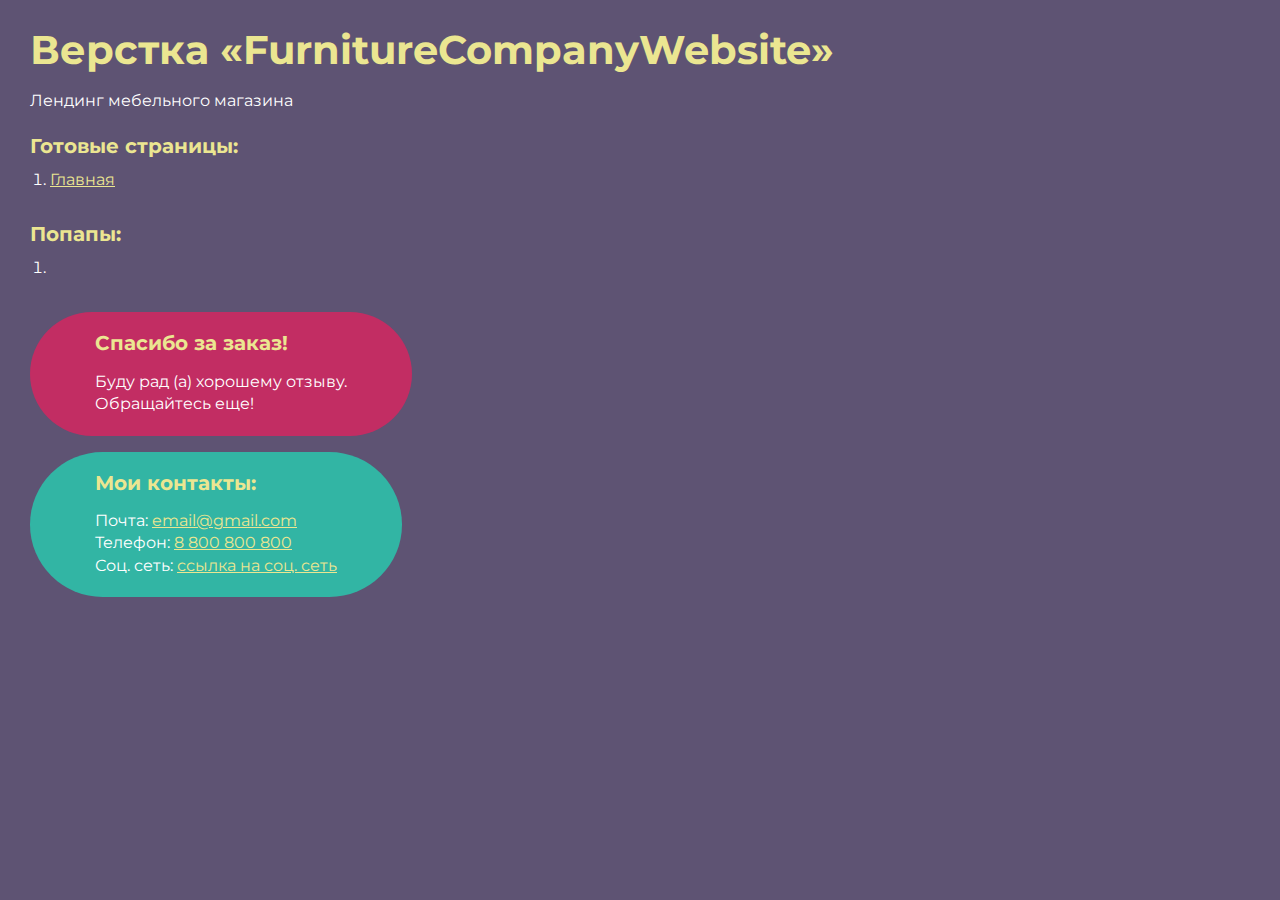
<file: index.html>
<!DOCTYPE html>
<html>

<head>
	<meta charset="UTF-8">
	<meta name="viewport" content="width=device-width, initial-scale=1.0">
	<title>Верстка «FurnitureCompanyWebsite»</title>
</head>

<body>
	<div class="rootpage">
		<h1>Верстка «FurnitureCompanyWebsite»</h1>
		<div class="rootpage__info">
			Лендинг мебельного магазина
		</div>
		<h2>Готовые страницы:</h2>
		<ol class="rootpage__list">
			<li><a target="_blank" href="home.html">Главная</a></li>
		</ol>
		<h2>Попапы:</h2>
		<ol class="rootpage__list">
			<li><a target="_blank" href="home.html#"></a></li>
		</ol>
		<div class="rootpage__tnx">
			<h2>Спасибо за заказ!</h2>
			<p>Буду рад (а) хорошему отзыву.</p>
			<p>Обращайтесь еще!</p>
		</div>
		<div class="rootpage__contacts">
			<h2>Мои контакты:</h2>
			<p>Почта: <a href="mailto:email@gmail.com">email@gmail.com</a></p>
			<p>Телефон: <a href="tel:8800800800">8 800 800 800</a></p>
			<p>Соц. сеть: <a href="">ссылка на соц. сеть</a></p>
		</div>
	</div>
</body>
<style>
	@charset "UTF-8";
	@import url("https://fonts.googleapis.com/css?family=Montserrat:regular,700&display=swap");

	*,
	*::before,
	*::after {
		padding: 0px;
		margin: 0px;
		border: 0px;
		box-sizing: border-box;
	}

	html,
	body {
		height: 100%;
		margin: 0;
		padding: 0;
		min-width: 320px;
		width: 100%;
		color: #fff;
		background-color: #5e5373;
	}

	body {
		font-family: Montserrat;
		font-size: 100%;
		line-height: 1;
		font-size: 1rem;
	}

	a {
		text-decoration: underline;
		color: #ebe691
	}

	a:visited {
		text-decoration: underline;
		color: #aaa768;
	}

	a:hover {
		text-decoration: none;
	}

	ul li {
		list-style: none;
	}

	img {
		vertical-align: top;
	}

	.wrapper {
		width: 100%;
		min-height: 100%;
		overflow: hidden;
	}

	.rootpage {
		padding: 30px;
		display: flex;
		flex-direction: column;
		align-items: flex-start;
	}

	@media (max-width: 767px) {
		.rootpage {
			padding: 30px 15px;
		}
	}

	h1 {
		color: #ebe691;
		font-size: 2.5rem;
		margin: 0px 0px 1.25rem 0px;
	}

	@media (max-width: 767px) {
		h1 {
			font-size: 1.85rem;
			margin: 0px 0px 1.25rem 0px;
		}
	}

	h2 {
		color: #ebe691;
		font-size: 1.25rem;
		margin: 0px 0px 1rem 0px;
	}

	@media (max-width: 767px) {
		h2 {
			font-size: 1.125rem;
			margin: 0px 0px 1rem 0px;
		}
	}

	.rootpage__info {
		line-height: 140%;
		margin: 0px 0px 1.5rem 0px;
	}

	.rootpage__list {
		margin: 0px 0px 2.25rem 1.25rem;
	}

	.rootpage__list li:not(:last-child) {
		margin: 0px 0px 15px 0px;
	}

	.rootpage__contacts,
	.rootpage__tnx {
		border-radius: 200px;
		padding: 20px 65px;
		line-height: 140%;
	}

	@media (max-width: 767px) {

		.rootpage__contacts,
		.rootpage__tnx {
			border-radius: 40px;
			padding: 20px;
		}
	}

	.rootpage__contacts {
		background: #32b5a4;

	}

	.rootpage__contacts a {
		color: #ebe691;
	}

	.rootpage__tnx {
		background: #c22d63;
		margin: 0px 0px 1rem 0px;
	}
</style>

</html>
</file>
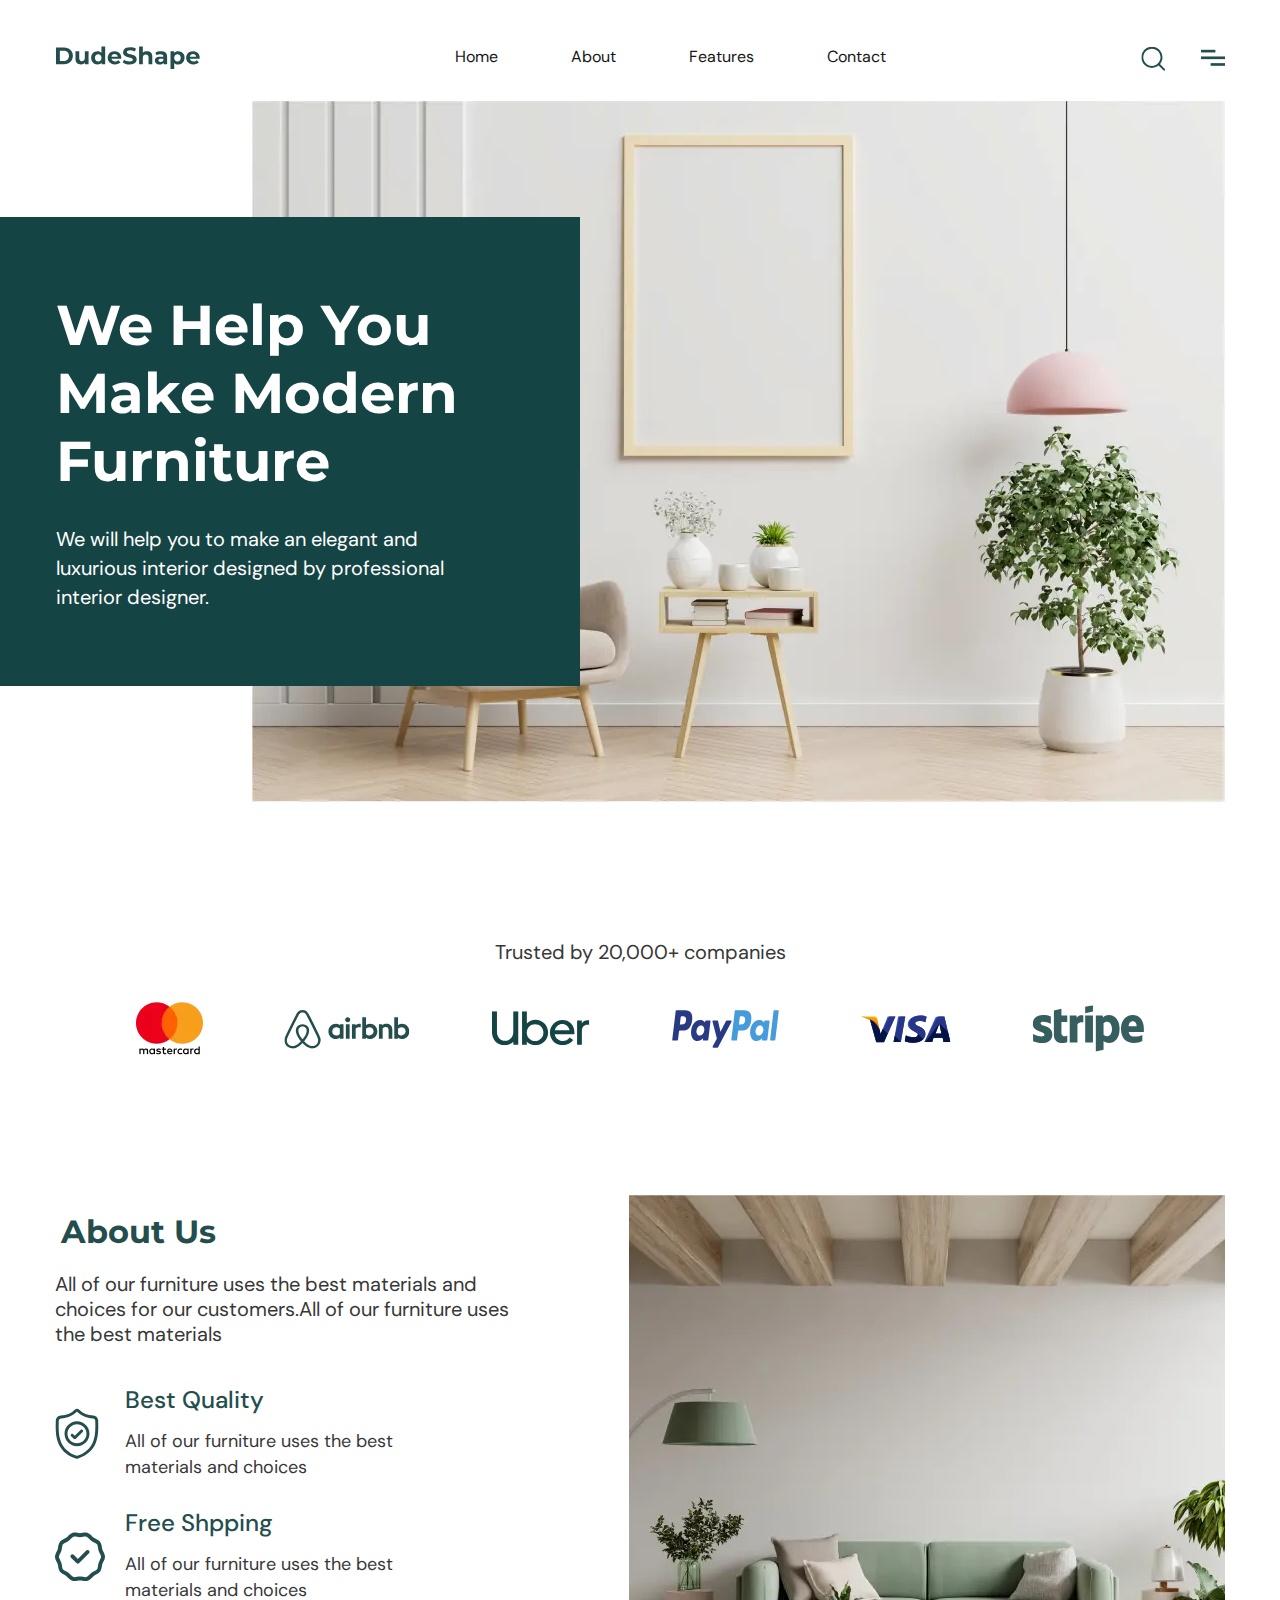
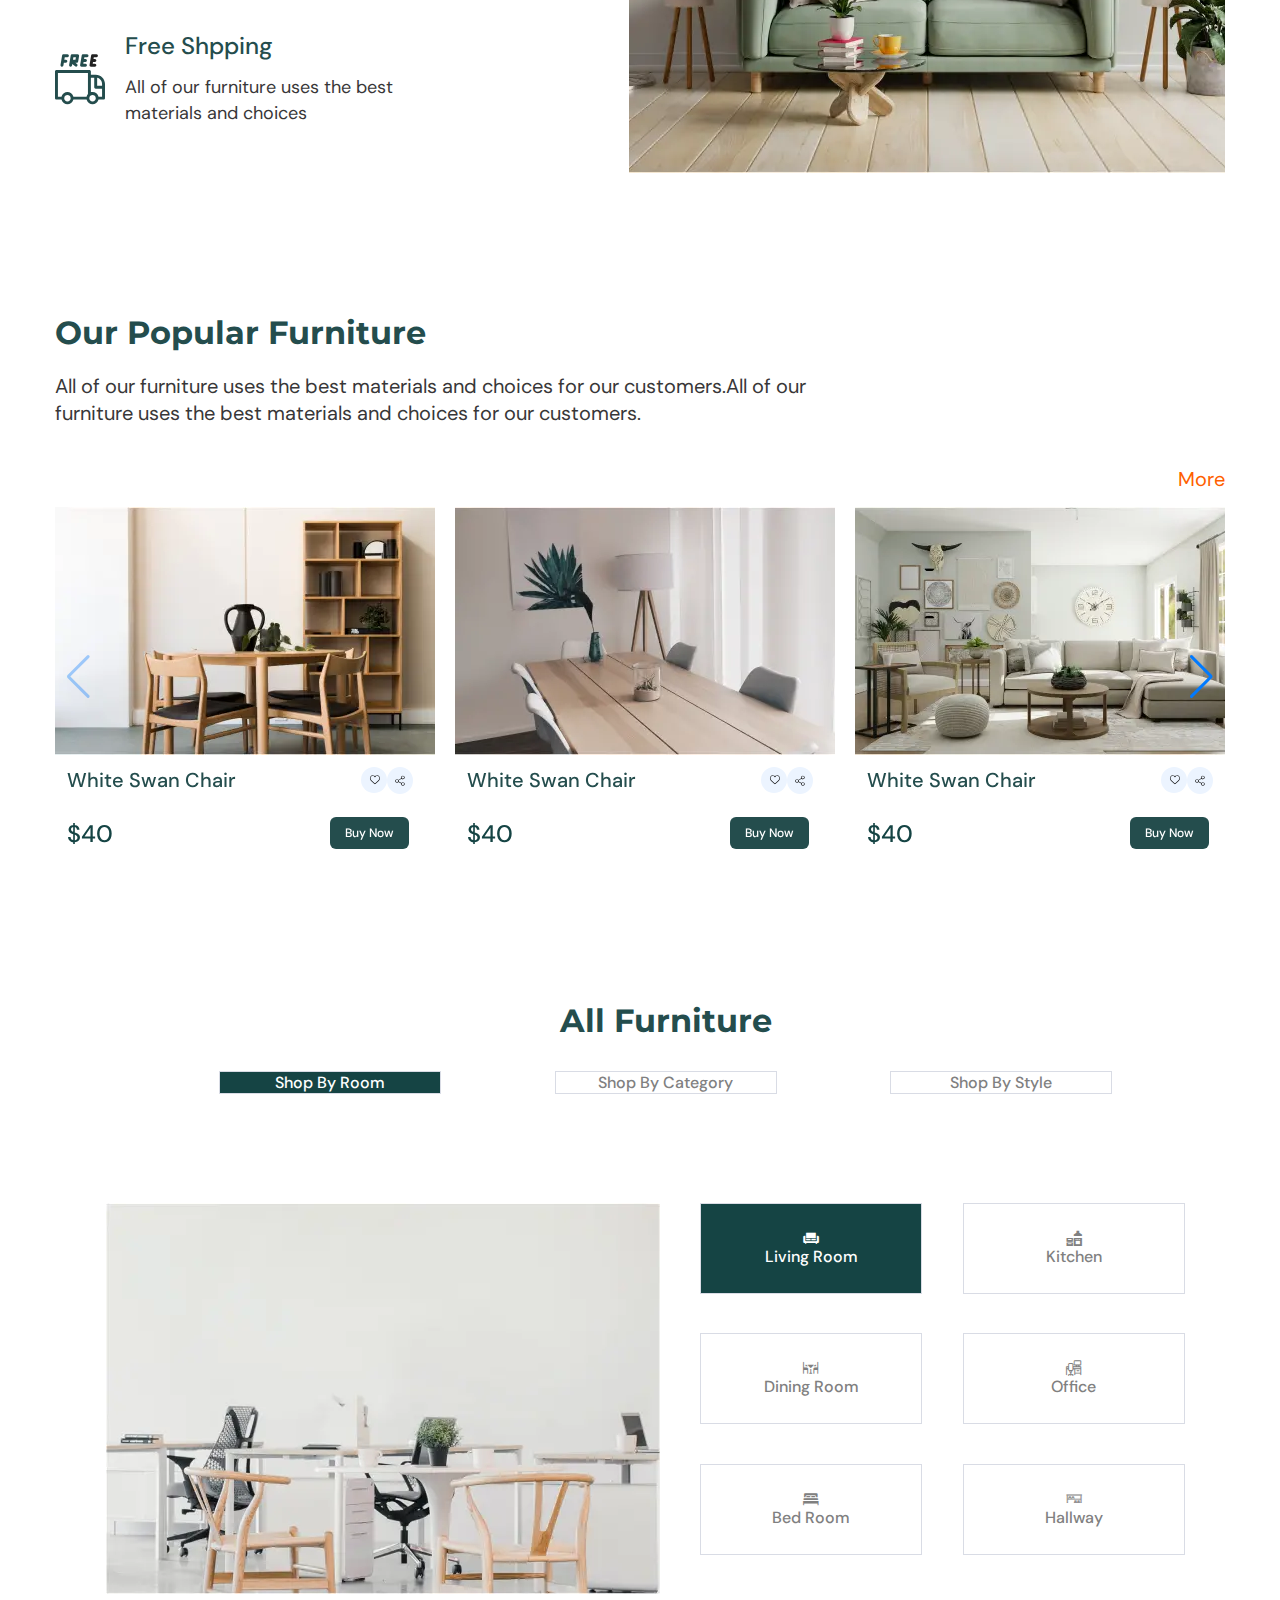
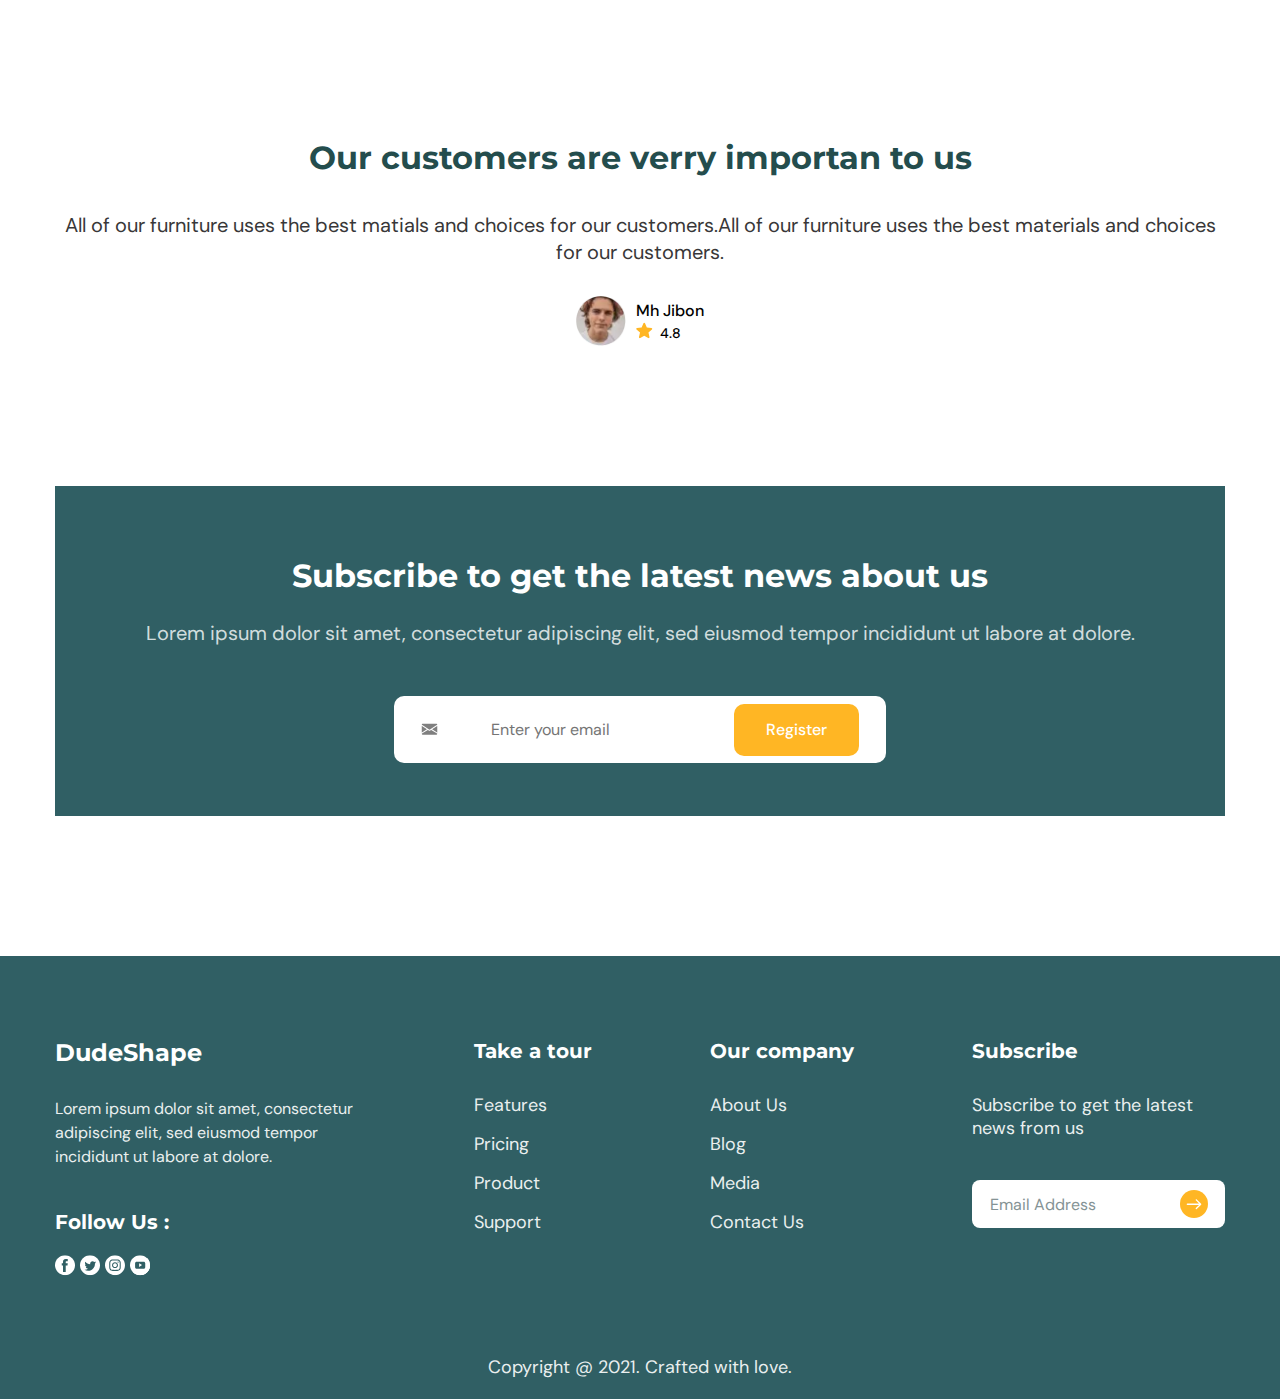
<file: home.html>
<!DOCTYPE html>
<html lang="ru">

<head>
	<title>Главная</title>
	<meta charset="UTF-8">
	<meta name="format-detection" content="telephone=no">
	<!-- <style>body{opacity: 0;}</style> -->
	<link rel="stylesheet" href="css/style.min.css?_v=20220523054802">
	<link rel="shortcut icon" href="favicon.ico">
	<!-- <meta name="robots" content="noindex, nofollow"> -->
	<meta name="viewport" content="width=device-width, initial-scale=1.0">
</head>

<body>
	<div class="wrapper">
		<header class="header">
			<div class="header__container">
				<div class="header__content">
					<div class="header__logo"><img src="img/svg/DudeShape.svg" alt="DudeShape"></div>
					<nav class="header__menu menu__body">
						<ul class="menu__list">
							<li data-goto="#home" class="menu__item"><a href="#" class="menu__link">Home</a></li>
							<li data-goto="#about" class="menu__item"><a href="#" class="menu__link">About</a></li>
							<li data-goto="#services" class="menu__item"><a href="#" class="menu__link">Features</a></li>
							<li data-goto="#blog" class="menu__item"><a href="#" class="menu__link">Contact</a></li>
					</nav>
					<nav class="header__search-menu">
						<ul class="search-menu__list">
							<li class="search-menu__item"><img src="img/svg/loupe.svg" alt=""></li>
							<li class="search-menu__item"><img src="img/svg/sticks.svg" alt=""></li>
						</ul>
					</nav>
					<button type="button" class="icon-menu"><span></span></button>
				</div>
			</div>
		</header>
		<main class="page">
			<div class="page__container">
				<section class="main-section">
					<div class="main-section__content">
						<div class="main-section__img-block"><picture><source srcset="img/mainPicture.webp" type="image/webp"><img class="main-section__img" src="img/mainPicture.jpg" alt=""></picture></div>
						<div class="main-section__text-block">
							<div class="main-section__title">We Help You Make Modern Furniture</div>
							<div class="main-section__text">We will help you to make an elegant and luxurious interior designed by professional interior designer.</div>
						</div>
					</div>
				</section>
				<section class="companies">
					<div class="companies__content">
						<div class="companies__title">Trusted by 20,000+ companies</div>
						<div class="companies__logos">
							<div class="companies__logo"><picture><source srcset="img/logos/mastercard.webp" type="image/webp"><img src="img/logos/mastercard.png" alt=""></picture></div>
							<div class="companies__logo"><img src="img/logos/airbnb.svg" alt=""></div>
							<div class="companies__logo"><img src="img/logos/uber.svg" alt=""></div>
							<div class="companies__logo"><img src="img/logos/paypal.svg" alt=""></div>
							<div class="companies__logo"><img src="img/logos/visa.svg" alt=""></div>
							<div class="companies__logo"><img src="img/logos/stripe.svg" alt=""></div>
						</div>
					</div>
				</section>
				<section id="about" class="about-us">
					<div class="about-us__content">
						<div class="about-us__text-block">
							<div class="about-us__title">About Us</div>
							<div class="about-us__text">All of our furniture uses the best materials and choices for our customers.All of our furniture uses the best materials</div>
							<div class="about-us__icons-block">
								<div class="icon-block">
									<div class="icon-block__title">Best Quality</div>
									<div class="icon-block__text">All of our furniture uses the best materials and choices</div>
								</div>
								<div class="icon-block">
									<div class="icon-block__title">Free Shpping</div>
									<div class="icon-block__text">All of our furniture uses the best materials and choices</div>
								</div>
								<div class="icon-block">
									<div class="icon-block__title">Free Shpping</div>
									<div class="icon-block__text">All of our furniture uses the best materials and choices</div>
								</div>
							</div>
						</div>
						<div data-da=".about-us__text-block, 767" class="about-us__img-block"><picture><source srcset="img/aboutUsPicture.webp" type="image/webp"><img class="about-us__img" src="img/aboutUsPicture.jpg" alt=""></picture></div>
					</div>
				</section>
				<section class="popular-furniture">
					<div class="popular-furniture__content">
						<h1 class="popular-furniture__title">Our Popular Furniture</h1>
						<div class="popular-furniture__text">All of our furniture uses the best materials and choices for our customers.All of our furniture uses the best materials
							and choices for our customers.</div>
						<a class="popular-furniture__link" href="#">More</a>
						<!-- Оболочка слайдера -->
						<div class="popular-furniture__slider swiper">
							<!-- Двигающееся часть слайдера -->
							<div class="popular-furniture__wrapper swiper-wrapper">
								<!-- Слайд -->
								<div class="popular-furniture__slide swiper-slide">
									<picture><source srcset="img/popularFurniture/1.webp" type="image/webp"><img class="popular-furniture__img" src="img/popularFurniture/1.jpg" alt=""></picture>
									<div class="popular-furniture__products products">
										<div class="products__name products__product">White Swan Chair</div>
										<div class="products__buttons products__product">
											<div class="products__like"><img src="img/svg/like.svg" alt=""></div>
											<div class="products__share"><img src="img/svg/share.svg" alt=""></div>
										</div>
										<div class="products__price products__product">$40</div>
										<button class="products__buy products__product">Buy Now</button>
									</div>
								</div>
								<div class="popular-furniture__slide swiper-slide">
									<picture><source srcset="img/popularFurniture/2.webp" type="image/webp"><img class="popular-furniture__img" src="img/popularFurniture/2.jpg" alt=""></picture>
									<div class="popular-furniture__products products">
										<div class="products__name products__product">White Swan Chair</div>
										<div class="products__buttons products__product">
											<div class="products__like"><img src="img/svg/like.svg" alt=""></div>
											<div class="products__share"><img src="img/svg/share.svg" alt=""></div>
										</div>
										<div class="products__price products__product">$40</div>
										<button class="products__buy products__product">Buy Now</button>
									</div>
								</div>
								<div class="popular-furniture__slide swiper-slide">
									<picture><source srcset="img/popularFurniture/3.webp" type="image/webp"><img class="popular-furniture__img" src="img/popularFurniture/3.jpg" alt=""></picture>
									<div class="popular-furniture__products products">
										<div class="products__name products__product">White Swan Chair</div>
										<div class="products__buttons products__product">
											<div class="products__like"><img src="img/svg/like.svg" alt=""></div>
											<div class="products__share"><img src="img/svg/share.svg" alt=""></div>
										</div>
										<div class="products__price products__product">$40</div>
										<button class="products__buy products__product">Buy Now</button>
									</div>
								</div>
								<div class="popular-furniture__slide swiper-slide">
									<picture><source srcset="img/popularFurniture/1.webp" type="image/webp"><img class="popular-furniture__img" src="img/popularFurniture/1.jpg" alt=""></picture>
									<div class="popular-furniture__products products">
										<div class="products__name products__product">White Swan Chair</div>
										<div class="products__buttons products__product">
											<div class="products__like"><img src="img/svg/like.svg" alt=""></div>
											<div class="products__share"><img src="img/svg/share.svg" alt=""></div>
										</div>
										<div class="products__price products__product">$40</div>
										<button class="products__buy products__product">Buy Now</button>
									</div>
								</div>
								<div class="popular-furniture__slide swiper-slide">
									<picture><source srcset="img/popularFurniture/2.webp" type="image/webp"><img class="popular-furniture__img" src="img/popularFurniture/2.jpg" alt=""></picture>
									<div class="popular-furniture__products products">
										<div class="products__name products__product">White Swan Chair</div>
										<div class="products__buttons products__product">
											<div class="products__like"><img src="img/svg/like.svg" alt=""></div>
											<div class="products__share"><img src="img/svg/share.svg" alt=""></div>
										</div>
										<div class="products__price products__product">$40</div>
										<button class="products__buy products__product">Buy Now</button>
									</div>
								</div>
								<div class="popular-furniture__slide swiper-slide">
									<picture><source srcset="img/popularFurniture/3.webp" type="image/webp"><img class="popular-furniture__img" src="img/popularFurniture/3.jpg" alt=""></picture>
									<div class="popular-furniture__products products">
										<div class="products__name products__product">White Swan Chair</div>
										<div class="products__buttons products__product">
											<a href="#" class="products__like"><img class="products__like-img" src="img/svg/like.svg" alt=""></a>
											<a href="#" class="products__share"><img class="products__share-img" src="img/svg/share.svg" alt=""></a>
										</div>
										<div class="products__price products__product">$40</div>
										<a href="#" class="products__buy products__product">Buy Now</a>
									</div>
								</div>
							</div>
							<button type="button" class="swiper-button-prev"></button>
							<button type="button" class="swiper-button-next"></button>
						</div>
					</div>
				</section>
				<section class="all-furniture">
					<h1 class="all-furniture__title ">All Furniture</h1>
					<div data-tabs class="tabs all-furniture__tabs">
						<nav data-tabs-titles class="tabs__navigation all-furniture__categories">
							<button type="button" class="all-furniture__category tabs__title _tab-active">Shop By Room</button>
							<button type="button" class="all-furniture__category tabs__title">Shop By Category</button>
							<button type="button" class="all-furniture__category tabs__title">Shop By Style</button>
						</nav>
						<div data-tabs-body class="tabs__content">
							<div class="tabs__body">
								<div data-tabs class="tabs all-furniture__content">
									<nav data-tabs-titles class="all-furniture__tabs-icons tabs__navigation">
										<button type="button" class="_icon-livingRoom tabs__title _tab-active">Living Room</button>
										<button type="button" class="_icon-kitchen tabs__title">Kitchen</button>
										<button type="button" class="_icon-diningRoom tabs__title">Dining Room</button>
										<button type="button" class="_icon-office tabs__title">Office</button>
										<button type="button" class="_icon-bedRoom tabs__title">Bed Room</button>
										<button type="button" class="_icon-hallway tabs__title">Hallway</button>
									</nav>
									<div data-tabs-body class="tabs__content">
										<div class="tabs__body">
											<picture><source srcset="img/allFurniture/1.webp" type="image/webp"><img class="all-furniture__img" src="img/allFurniture/1.jpg" alt=""></picture>
										</div>
										<div class="tabs__body">
											<picture><source srcset="img/allFurniture/1.webp" type="image/webp"><img class="all-furniture__img" src="img/allFurniture/1.jpg" alt=""></picture>
										</div>
										<div class="tabs__body">
											<picture><source srcset="img/allFurniture/1.webp" type="image/webp"><img class="all-furniture__img" src="img/allFurniture/1.jpg" alt=""></picture>
										</div>
										<div class="tabs__body">
											<picture><source srcset="img/allFurniture/1.webp" type="image/webp"><img class="all-furniture__img" src="img/allFurniture/1.jpg" alt=""></picture>
										</div>
										<div class="tabs__body">
											<picture><source srcset="img/allFurniture/1.webp" type="image/webp"><img class="all-furniture__img" src="img/allFurniture/1.jpg" alt=""></picture>
										</div>
										<div class="tabs__body">
											<picture><source srcset="img/allFurniture/1.webp" type="image/webp"><img class="all-furniture__img" src="img/allFurniture/1.jpg" alt=""></picture>
										</div>
									</div>
								</div>
							</div>
							<div class="tabs__body">
								<div data-tabs class="tabs all-furniture__content">
									<nav data-tabs-titles class="all-furniture__tabs-icons tabs__navigation">
										<button type="button" class="_icon-livingRoom tabs__title _tab-active">Living Room</button>
										<button type="button" class="_icon-kitchen tabs__title">Kitchen</button>
										<button type="button" class="_icon-diningRoom tabs__title">Dining Room</button>
										<button type="button" class="_icon-office tabs__title">Office</button>
										<button type="button" class="_icon-bedRoom tabs__title">Bed Room</button>
										<button type="button" class="_icon-hallway tabs__title">Hallway</button>
									</nav>
									<div data-tabs-body class="tabs__content">
										<div class="tabs__body">
											<picture><source srcset="img/allFurniture/1.webp" type="image/webp"><img class="all-furniture__img" src="img/allFurniture/1.jpg" alt=""></picture>
										</div>
										<div class="tabs__body">
											<picture><source srcset="img/allFurniture/1.webp" type="image/webp"><img class="all-furniture__img" src="img/allFurniture/1.jpg" alt=""></picture>
										</div>
										<div class="tabs__body">
											<picture><source srcset="img/allFurniture/1.webp" type="image/webp"><img class="all-furniture__img" src="img/allFurniture/1.jpg" alt=""></picture>
										</div>
										<div class="tabs__body">
											<picture><source srcset="img/allFurniture/1.webp" type="image/webp"><img class="all-furniture__img" src="img/allFurniture/1.jpg" alt=""></picture>
										</div>
										<div class="tabs__body">
											<picture><source srcset="img/allFurniture/1.webp" type="image/webp"><img class="all-furniture__img" src="img/allFurniture/1.jpg" alt=""></picture>
										</div>
										<div class="tabs__body">
											<picture><source srcset="img/allFurniture/1.webp" type="image/webp"><img class="all-furniture__img" src="img/allFurniture/1.jpg" alt=""></picture>
										</div>
									</div>
								</div>
							</div>
							<div class="tabs__body">
								<div data-tabs class="tabs all-furniture__content">
									<nav data-tabs-titles class="all-furniture__tabs-icons tabs__navigation">
										<button type="button" class="_icon-livingRoom tabs__title _tab-active">Living Room</button>
										<button type="button" class="_icon-kitchen tabs__title">Kitchen</button>
										<button type="button" class="_icon-diningRoom tabs__title">Dining Room</button>
										<button type="button" class="_icon-office tabs__title">Office</button>
										<button type="button" class="_icon-bedRoom tabs__title">Bed Room</button>
										<button type="button" class="_icon-hallway tabs__title">Hallway</button>
									</nav>
									<div data-tabs-body class="tabs__content">
										<div class="tabs__body">
											<picture><source srcset="img/allFurniture/1.webp" type="image/webp"><img class="all-furniture__img" src="img/allFurniture/1.jpg" alt=""></picture>
										</div>
										<div class="tabs__body">
											<picture><source srcset="img/allFurniture/1.webp" type="image/webp"><img class="all-furniture__img" src="img/allFurniture/1.jpg" alt=""></picture>
										</div>
										<div class="tabs__body">
											<picture><source srcset="img/allFurniture/1.webp" type="image/webp"><img class="all-furniture__img" src="img/allFurniture/1.jpg" alt=""></picture>
										</div>
										<div class="tabs__body">
											<picture><source srcset="img/allFurniture/1.webp" type="image/webp"><img class="all-furniture__img" src="img/allFurniture/1.jpg" alt=""></picture>
										</div>
										<div class="tabs__body">
											<picture><source srcset="img/allFurniture/1.webp" type="image/webp"><img class="all-furniture__img" src="img/allFurniture/1.jpg" alt=""></picture>
										</div>
										<div class="tabs__body">
											<picture><source srcset="img/allFurniture/1.webp" type="image/webp"><img class="all-furniture__img" src="img/allFurniture/1.jpg" alt=""></picture>
										</div>
									</div>
								</div>
							</div>
						</div>
					</div>
				</section>
				<section class="reviews">
					<div class="reviews__content">
						<div class="reviews__img">
							<picture><source srcset="img/reviews/1.webp" type="image/webp"><img class="reviews__img-img" src="img/reviews/1.jpg" alt=""></picture>
							<div class="reviews__circle"><span></span></div>
						</div>
						<div class="reviews__text-block">
							<h1 class="reviews__title">Our customers are verry importan to us</h1>
							<div class="reviews__text">All of our furniture uses the best matials and choices for our customers.All of our furniture uses the best materials
								and choices for our customers.</div>
							<div class="reviews__review">
								<picture><source srcset="img/reviews/face.webp" type="image/webp"><img class="revie__face" src="img/reviews/face.png" alt=""></picture>
								<div class="revie__review-mini-block">
									<div class="revie__name">Mh Jibon</div>
									<div class="revie__star">4.8</div>
								</div>
							</div>
						</div>
					</div>
				</section>
				<section class="subscribe">
					<div class="subscribe__content">
						<h1 class="subscribe__title">Subscribe to get the latest news about us</h1>
						<div class="subscribe__text">Lorem ipsum dolor sit amet, consectetur adipiscing elit, sed eiusmod tempor incididunt ut labore at dolore.</div>
						<div class="subscribe__form">
							<img src="img/amail.svg" alt="">
							<input autocomplete="off" type="text" name="form[]" data-error="Ошибка" placeholder="Enter your email" class="subscribe__input">
							<button type="button" class="subscribe__button">Register</button>
						</div>
					</div>
				</section>
			</div>
		</main>
		<footer class="footer">
			<div class="footer__container">
				<div class="footer__content">
					<div class="up">
						<div class="footer__main">
							<div class="main__title">DudeShape</div>
							<div class="main__text">Lorem ipsum dolor sit amet, consectetur adipiscing elit, sed eiusmod tempor incididunt ut labore at dolore.</div>
							<div class="main__follow">Follow Us :</div>
							<div class="main__img">
								<img src="img/follow/facebook.svg" alt="">
								<img src="img/follow/twitter.svg" alt="">
								<img src="img/follow/insta.svg" alt="">
								<img src="img/follow/youtube.svg" alt="">
							</div>
						</div>
						<div class="footer__tour">
							<h1 class="tour__title">Take a tour</h1>
							<ul class="tour__list">
								<li class="tour__item">Features</li>
								<li class="tour__item">Pricing</li>
								<li class="tour__item">Product</li>
								<li class="tour__item">Support</li>
							</ul>
						</div>
						<div class="footer__company">
							<h1 class="company__title">Our company</h1>
							<ul class="company__list">
								<li class="company__item">About Us</li>
								<li class="company__item">Blog</li>
								<li class="company__item">Media</li>
								<li class="company__item">Contact Us</li>
							</ul>
						</div>
						<div class="footer__subscribe2">
							<div class="subscribe2__title">Subscribe</div>
							<div class="subscribe2__text">Subscribe to get the latest news from us</div>
							<div class="subscribe2__form">
								<input autocomplete="off" type="text" name="form[]" data-error="Ошибка" placeholder="Email Address" class="input2">
								<button type="submit" class="subscribe2__button2"><img class="subscribe2__strelka" src="img/strelka.svg" alt=""></button>
							</div>
						</div>
					</div>
					<div class="down">Copyright @ 2021. Crafted with love.</div>
				</div>
			</div>
		</footer>
	</div>
	<!-- <div id="popup" aria-hidden="true" class="popup">
	<div class="popup__wrapper">
		<div class="popup__content">
			<button data-close type="button" class="popup__close">Закрыть</button>
			<div class="popup__text">
				Text
			</div>
		</div>
	</div>
</div> -->
	<script src="js/app.min.js?_v=20220523054802"></script>
</body>

</html>
</file>
<file: css/style.min.css>
@charset "UTF-8";@import url(https://fonts.googleapis.com/css?family=DM+Sans:regular,500,700&display=swap);@import url(https://fonts.googleapis.com/css?family=Montserrat:700&display=swap);@font-face{font-family:icons;font-display:swap;src:url(../fonts/icons.woff2) format("woff2"),url(../fonts/icons.woff) format("woff");font-weight:400;font-style:normal}[class*=_icon-]:before{font-family:icons;font-style:normal;font-weight:400;font-variant:normal;text-transform:none;line-height:1;-webkit-font-smoothing:antialiased;-moz-osx-font-smoothing:grayscale}[class*=_icon-]:before{display:block}._icon-bedRoom:before{content:"\e900"}._icon-diningRoom:before{content:"\e901"}._icon-hallway:before{content:"\e902"}._icon-kitchen:before{content:"\e904"}._icon-livingRoom:before{content:"\e906"}._icon-office:before{content:"\e907"}._icon-like:before{content:"\e903"}._icon-share:before{content:"\e905"}*{padding:0;margin:0;border:0}*,:after,:before{-webkit-box-sizing:border-box;box-sizing:border-box}body,html{height:100%;min-width:320px}body{color:#383738;line-height:1;font-family:"DM Sans";font-size:1.25rem;-ms-text-size-adjust:100%;-moz-text-size-adjust:100%;-webkit-text-size-adjust:100%;-webkit-font-smoothing:antialiased;-moz-osx-font-smoothing:grayscale}button,input,textarea{font-family:"DM Sans";font-size:inherit}button{cursor:pointer;color:inherit;background-color:inherit}a{color:inherit}a:link,a:visited{text-decoration:none}a:hover{text-decoration:none}ul li{list-style:none}img{vertical-align:top}h1,h2,h3,h4,h5,h6{font-weight:inherit;font-size:inherit}.lock body{overflow:hidden;-ms-touch-action:none;touch-action:none}.wrapper{min-height:100%;display:-webkit-box;display:-ms-flexbox;display:flex;-webkit-box-orient:vertical;-webkit-box-direction:normal;-ms-flex-direction:column;flex-direction:column;overflow:hidden}.wrapper>main{-webkit-box-flex:1;-ms-flex:1 1 auto;flex:1 1 auto}.wrapper>*{min-width:0}[class*=__container]{max-width:73.125rem;-webkit-box-sizing:content-box;box-sizing:content-box;margin:0 auto;padding:0 .9375rem}[class*=-ibg]{position:relative}[class*=-ibg] img{position:absolute;width:100%;height:100%;top:0;left:0;-o-object-fit:cover;object-fit:cover}[class*=-ibg_contain] img{-o-object-fit:contain;object-fit:contain}.header__content{padding:46px 0 30px;display:-webkit-box;display:-ms-flexbox;display:flex;-ms-flex-wrap:wrap;flex-wrap:wrap;-webkit-box-pack:justify;-ms-flex-pack:justify;justify-content:space-between}.menu__list{display:-webkit-box;display:-ms-flexbox;display:flex;-ms-flex-wrap:wrap;flex-wrap:wrap;-webkit-box-pack:space-evenly;-ms-flex-pack:space-evenly;justify-content:space-evenly;gap:73px}@supports (gap:clamp(1.25rem ,0.0454545455rem + 6.0227272727vw ,4.5625rem)){.menu__list{gap:clamp(1.25rem ,.0454545455rem + 6.0227272727vw ,4.5625rem)}}@supports not (gap:clamp(1.25rem ,0.0454545455rem + 6.0227272727vw ,4.5625rem)){.menu__list{gap:calc(1.25rem + 3.3125 * (100vw - 20rem)/ 55)}}.menu__item{font-family:"DM Sans";font-weight:400;font-size:16px;line-height:21px;color:#161616}.search-menu__list{display:-webkit-box;display:-ms-flexbox;display:flex;-ms-flex-wrap:wrap;flex-wrap:wrap}.search-menu__item{display:inline-block;margin:auto 0}.search-menu__item img{-o-object-position:center;object-position:center}.search-menu__item:last-child{padding-left:35px;-o-object-position:center;object-position:center}.icon-menu{display:none}.footer{background-color:#305f64}.footer__content{padding-top:82px;display:-webkit-box;display:-ms-flexbox;display:flex;-ms-flex-wrap:wrap;flex-wrap:wrap;-webkit-box-orient:vertical;-webkit-box-direction:normal;-ms-flex-direction:column;flex-direction:column}.up{display:-webkit-box;display:-ms-flexbox;display:flex;-ms-flex-wrap:wrap;flex-wrap:wrap;-webkit-box-pack:justify;-ms-flex-pack:justify;justify-content:space-between;padding-bottom:60px}.main__title{font-family:Montserrat;font-style:normal;font-weight:700;font-size:24px;line-height:29px;color:#fff}.main__text{padding-top:30px;font-family:"DM Sans";font-style:normal;font-weight:400;font-size:16px;line-height:24px;color:#fff;opacity:.9;max-width:301px}.main__follow{padding-top:40px;font-family:Montserrat;font-style:normal;font-weight:700;font-size:20px;line-height:26px;color:#fff}.main__img{padding-top:20px}.tour__title{font-family:Montserrat;font-weight:700;font-size:20px;line-height:26px;color:#fff}.tour__list{padding-top:30px;font-family:"DM Sans";font-weight:400;font-size:18px;line-height:23px;color:#fff;opacity:.9}.tour__item{padding-bottom:16px}.company__title{font-family:Montserrat;font-weight:700;font-size:20px;line-height:26px;color:#fff}.company__list{padding-top:30px;font-family:"DM Sans";font-weight:400;font-size:18px;line-height:23px;color:#fff;opacity:.9}.company__item{padding-bottom:16px}.subscribe2__title{font-family:Montserrat;font-weight:700;font-size:20px;line-height:26px;color:#fff}.subscribe2__text{padding-top:30px;max-width:240px;font-family:"DM Sans";font-weight:400;font-size:18px;line-height:23px;color:#fff;opacity:.9}.subscribe2__form{border-radius:8px;margin-top:40px;display:-webkit-box;display:-ms-flexbox;display:flex;-webkit-box-pack:center;-ms-flex-pack:center;justify-content:center;width:253px;height:48px;background-color:#fff;font-family:"DM Sans";font-style:normal;font-weight:400;font-size:16px;line-height:21px;-webkit-box-align:center;-ms-flex-align:center;align-items:center}.subscribe2__form ::-webkit-input-placeholder{color:#859395}.subscribe2__strelka{width:16px;height:11px}.subscribe2__button2{background-color:#ffb624;width:28px;height:28px;border-radius:50%;display:-webkit-box;display:-ms-flexbox;display:flex;-webkit-box-pack:center;-ms-flex-pack:center;justify-content:center;-webkit-box-align:center;-ms-flex-align:center;align-items:center}.down{font-family:"DM Sans";font-weight:400;font-size:18px;line-height:23px;color:#fff;opacity:.9;text-align:center;padding:20px 0}.main-section__content{display:-webkit-box;display:-ms-flexbox;display:flex;-ms-flex-wrap:wrap;flex-wrap:wrap;-webkit-box-pack:end;-ms-flex-pack:end;justify-content:flex-end;position:relative;-webkit-box-align:center;-ms-flex-align:center;align-items:center}.main-section__img-block{display:-webkit-box;display:-ms-flexbox;display:flex;-ms-flex-wrap:wrap;flex-wrap:wrap;overflow:hidden}.main-section__img{display:block;width:100%;height:100%;-o-object-fit:cover;object-fit:cover}.main-section__text-block{display:-webkit-box;display:-ms-flexbox;display:flex;-ms-flex-wrap:wrap;flex-wrap:wrap;padding:74px 121px;position:absolute;left:-120px;background-color:#154444;max-width:645px;max-height:470px}@supports (padding-top:clamp(3.0625rem ,2.4943181818rem + 2.8409090909vw ,4.625rem)){.main-section__text-block{padding-top:clamp(3.0625rem ,2.4943181818rem + 2.8409090909vw ,4.625rem)}}@supports not (padding-top:clamp(3.0625rem ,2.4943181818rem + 2.8409090909vw ,4.625rem)){.main-section__text-block{padding-top:calc(3.0625rem + 1.5625 * (100vw - 20rem)/ 55)}}@supports (border-radius:clamp(0.0000000625rem ,0.8522727045rem + -1.1363635227vw ,0.625rem)){.main-section__text-block{border-radius:clamp(.0000000625rem ,.8522727045rem + -1.1363635227vw ,.625rem)}}@supports not (border-radius:clamp(0.0000000625rem ,0.8522727045rem + -1.1363635227vw ,0.625rem)){.main-section__text-block{border-radius:calc(.625rem + -.6249999375 * (100vw - 20rem)/ 55)}}.main-section__title{font-family:Montserrat;font-weight:700;font-size:3.5rem;line-height:1.2142857143;color:#fff}@supports (font-size:clamp(2rem ,1.4545454545rem + 2.7272727273vw ,3.5rem)){.main-section__title{font-size:clamp(2rem ,1.4545454545rem + 2.7272727273vw ,3.5rem)}}@supports not (font-size:clamp(2rem ,1.4545454545rem + 2.7272727273vw ,3.5rem)){.main-section__title{font-size:calc(2rem + 1.5 * (100vw - 20rem)/ 55)}}@supports (max-width:clamp(23.75rem ,17.7272727273rem + 30.1136363636vw ,40.3125rem)){.main-section__title{max-width:clamp(23.75rem ,17.7272727273rem + 30.1136363636vw ,40.3125rem)}}@supports not (max-width:clamp(23.75rem ,17.7272727273rem + 30.1136363636vw ,40.3125rem)){.main-section__title{max-width:calc(23.75rem + 16.5625 * (100vw - 20rem)/ 55)}}.main-section__text{padding-top:30px;font-family:"DM Sans";font-weight:400;font-size:20px;line-height:29px;color:#fff}@supports (font-size:clamp(0.75rem ,0.5681818182rem + 0.9090909091vw ,1.25rem)){.main-section__text{font-size:clamp(.75rem ,.5681818182rem + .9090909091vw ,1.25rem)}}@supports not (font-size:clamp(0.75rem ,0.5681818182rem + 0.9090909091vw ,1.25rem)){.main-section__text{font-size:calc(.75rem + .5 * (100vw - 20rem)/ 55)}}.companies__content{display:-webkit-box;display:-ms-flexbox;display:flex;-ms-flex-wrap:nowrap;flex-wrap:nowrap;-webkit-box-orient:vertical;-webkit-box-direction:normal;-ms-flex-direction:column;flex-direction:column;padding-top:140px}.companies__title{display:-webkit-box;display:-ms-flexbox;display:flex;-webkit-box-pack:center;-ms-flex-pack:center;justify-content:center}.companies__logos{padding-top:40px;display:-webkit-box;display:-ms-flexbox;display:flex;-ms-flex-wrap:wrap;flex-wrap:wrap;-webkit-box-pack:space-evenly;-ms-flex-pack:space-evenly;justify-content:space-evenly}.companies__logo{margin:auto 0}.about-us__content{padding-top:140px;display:-webkit-box;display:-ms-flexbox;display:flex;-ms-flex-wrap:nowrap;flex-wrap:nowrap;-webkit-box-pack:justify;-ms-flex-pack:justify;justify-content:space-between}.about-us__text-block{margin:auto 0}.about-us__title{padding-left:6px;font-family:Montserrat;font-weight:700;font-size:32px;line-height:40px;color:#244d4d}.about-us__text{padding-top:20px;font-family:"DM Sans";font-weight:400;font-size:20px;line-height:25px;color:#383738;max-width:488px}.about-us__icons-block{padding-top:40px}.about-us__img{display:block;width:100%;height:100%;-o-object-fit:cover;object-fit:cover}@supports (border-radius:clamp(0.0000000625rem ,0.8522727045rem + -1.1363635227vw ,0.625rem)){.about-us__img{border-radius:clamp(.0000000625rem ,.8522727045rem + -1.1363635227vw ,.625rem)}}@supports not (border-radius:clamp(0.0000000625rem ,0.8522727045rem + -1.1363635227vw ,0.625rem)){.about-us__img{border-radius:calc(.625rem + -.6249999375 * (100vw - 20rem)/ 55)}}.icon-block{position:relative;margin-left:70px;z-index:1}.icon-block:first-child::before{content:"";background:url(../img/svg/shild.svg) 0 50% no-repeat;width:50px;height:100%;position:absolute;left:-70px;z-index:2}.icon-block:last-child::before{content:"";background:url(../img/svg/bus.svg) 0 50% no-repeat;width:50px;height:100%;position:absolute;left:-70px;z-index:0}.icon-block:nth-child(2)::before{content:"";background:url(../img/svg/clock.svg) 0 50% no-repeat;width:50px;height:100%;position:absolute;left:-70px}.icon-block__title{font-family:"DM Sans";font-weight:500;font-size:24px;line-height:26px;color:#244d4d;z-index:1}.icon-block__text{padding-top:15px;font-family:"DM Sans";font-weight:400;font-size:18px;line-height:26px;color:#383738;max-width:271px;margin-bottom:30px;z-index:1}.popular-furniture__content{padding-top:140px}.popular-furniture__title{font-family:Montserrat;font-weight:700;font-size:32px;line-height:40px;color:#244d4d}.popular-furniture__text{padding-top:20px;font-family:"DM Sans";font-weight:400;font-size:20px;line-height:27px;color:#383738;max-width:819px}.popular-furniture__link{display:block;padding-top:39.26px;text-align:right;font-family:"DM Sans";font-weight:400;font-size:20px;line-height:27px;color:#ff5f00}@supports (border-radius:clamp(0.0000000625rem ,0.8522727045rem + -1.1363635227vw ,0.625rem)){.popular-furniture__img{border-radius:clamp(.0000000625rem ,.8522727045rem + -1.1363635227vw ,.625rem)}}@supports not (border-radius:clamp(0.0000000625rem ,0.8522727045rem + -1.1363635227vw ,0.625rem)){.popular-furniture__img{border-radius:calc(.625rem + -.6249999375 * (100vw - 20rem)/ 55)}}.swiper-wrapper{padding-top:13.74px}.products{display:-ms-grid;display:grid;-ms-grid-columns:70% 30%;grid-template-columns:70% 30%}.products__product{padding:12px}.products__name{font-family:"DM Sans";font-style:normal;font-weight:500;font-size:20px;line-height:27px;color:#244d4d}.products__buttons{display:-webkit-box;display:-ms-flexbox;display:flex;-ms-flex-wrap:wrap;flex-wrap:wrap;-webkit-box-pack:end;-ms-flex-pack:end;justify-content:end}.products__like{background-color:#ecf4ff;width:26px;height:26px;border-radius:50%;display:-webkit-box;display:-ms-flexbox;display:flex;-webkit-box-pack:center;-ms-flex-pack:center;justify-content:center;-webkit-box-align:center;-ms-flex-align:center;align-items:center}.products__share{background-color:#ecf4ff;min-width:26px;min-height:26px;border-radius:50%;display:-webkit-box;display:-ms-flexbox;display:flex;-webkit-box-pack:center;-ms-flex-pack:center;justify-content:center;-webkit-box-align:center;-ms-flex-align:center;align-items:center}.products__price{font-family:"DM Sans";font-weight:500;font-size:24px;line-height:31px;color:#154444}.products__buy{display:-webkit-box;display:-ms-flexbox;display:flex;font-family:"DM Sans";font-style:normal;font-weight:500;font-size:12px;line-height:21px;color:#fff;background:#244d4d;border-radius:6px;width:78.85px;height:32px;-webkit-box-pack:center;-ms-flex-pack:center;justify-content:center;-webkit-box-align:center;-ms-flex-align:center;align-items:center;margin:auto auto}.all-furniture{padding-left:51px}@supports (padding-left:clamp(0.0000000625rem ,-1.1590908239rem + 5.7954544318vw ,3.1875rem)){.all-furniture{padding-left:clamp(.0000000625rem ,-1.1590908239rem + 5.7954544318vw ,3.1875rem)}}@supports not (padding-left:clamp(0.0000000625rem ,-1.1590908239rem + 5.7954544318vw ,3.1875rem)){.all-furniture{padding-left:calc(.0000000625rem + 3.1874999375 * (100vw - 20rem)/ 55)}}.all-furniture__title{padding-top:140px;font-family:Montserrat;font-weight:700;font-size:32px;line-height:40px;color:#244d4d;text-align:center}.all-furniture__categories{padding-top:30px;display:-webkit-box;display:-ms-flexbox;display:flex;-ms-flex-wrap:wrap;flex-wrap:wrap;-webkit-box-pack:space-evenly;-ms-flex-pack:space-evenly;justify-content:space-evenly;font-family:"DM Sans";font-weight:500;font-size:24px;line-height:27px;color:#244d4d}.all-furniture__content{padding-top:109px;display:-webkit-box;display:-ms-flexbox;display:flex;-ms-flex-wrap:nowrap;flex-wrap:nowrap;-webkit-box-orient:horizontal;-webkit-box-direction:reverse;-ms-flex-direction:row-reverse;flex-direction:row-reverse}@supports (padding-top:clamp(3.125rem ,1.7840909091rem + 6.7045454545vw ,6.8125rem)){.all-furniture__content{padding-top:clamp(3.125rem ,1.7840909091rem + 6.7045454545vw ,6.8125rem)}}@supports not (padding-top:clamp(3.125rem ,1.7840909091rem + 6.7045454545vw ,6.8125rem)){.all-furniture__content{padding-top:calc(3.125rem + 3.6875 * (100vw - 20rem)/ 55)}}.all-furniture__tabs-icons{display:-webkit-box;display:-ms-flexbox;display:flex;-ms-flex-wrap:wrap;flex-wrap:wrap}.all-furniture__img{display:block;width:554px;height:391px;-o-object-fit:cover;object-fit:cover;position:relative}@supports (width:clamp(15.625rem ,8.7159090909rem + 34.5454545455vw ,34.625rem)){.all-furniture__img{width:clamp(15.625rem ,8.7159090909rem + 34.5454545455vw ,34.625rem)}}@supports not (width:clamp(15.625rem ,8.7159090909rem + 34.5454545455vw ,34.625rem)){.all-furniture__img{width:calc(15.625rem + 19 * (100vw - 20rem)/ 55)}}@supports (height:clamp(12.5rem ,8.1590909091rem + 21.7045454545vw ,24.4375rem)){.all-furniture__img{height:clamp(12.5rem ,8.1590909091rem + 21.7045454545vw ,24.4375rem)}}@supports not (height:clamp(12.5rem ,8.1590909091rem + 21.7045454545vw ,24.4375rem)){.all-furniture__img{height:calc(12.5rem + 11.9375 * (100vw - 20rem)/ 55)}}@supports (border-radius:clamp(0.0000000625rem ,0.8522727045rem + -1.1363635227vw ,0.625rem)){.all-furniture__img{border-radius:clamp(.0000000625rem ,.8522727045rem + -1.1363635227vw ,.625rem)}}@supports not (border-radius:clamp(0.0000000625rem ,0.8522727045rem + -1.1363635227vw ,0.625rem)){.all-furniture__img{border-radius:calc(.625rem + -.6249999375 * (100vw - 20rem)/ 55)}}.all-furniture__img::before{position:absolute;background-color:#154444;top:5px;left:5px;width:100%;height:100%}.tabs__navigation{display:-webkit-box;display:-ms-flexbox;display:flex;-webkit-box-pack:space-evenly;-ms-flex-pack:space-evenly;justify-content:space-evenly}.tabs__title{border:1.5px solid #d9dce5;font-family:"DM Sans";font-weight:500;font-size:16px;line-height:21px;color:grey;min-width:222px;max-height:91px}@supports (min-width:clamp(8.125rem ,6.0340909091rem + 10.4545454545vw ,13.875rem)){.tabs__title{min-width:clamp(8.125rem ,6.0340909091rem + 10.4545454545vw ,13.875rem)}}@supports not (min-width:clamp(8.125rem ,6.0340909091rem + 10.4545454545vw ,13.875rem)){.tabs__title{min-width:calc(8.125rem + 5.75 * (100vw - 20rem)/ 55)}}._tab-active{background:#154444;color:#fff}.reviews__content{padding-top:140px;display:-webkit-box;display:-ms-flexbox;display:flex;-ms-flex-wrap:wrap;flex-wrap:wrap;gap:35px;-webkit-box-pack:justify;-ms-flex-pack:justify;justify-content:space-between}.reviews__circle{background:#154444;width:492px;height:492px;top:0;left:0;position:absolute;border-radius:50%;z-index:0}.reviews__img{padding-left:131px;position:relative;z-index:50;width:459px;height:492px;-o-object-fit:cover;object-fit:cover;position:relative}@supports (padding-left:clamp(-2.5rem ,-6.3863636364rem + 19.4318181818vw ,8.1875rem)){.reviews__img{padding-left:clamp(-2.5rem ,-6.3863636364rem + 19.4318181818vw ,8.1875rem)}}@supports not (padding-left:clamp(-2.5rem ,-6.3863636364rem + 19.4318181818vw ,8.1875rem)){.reviews__img{padding-left:calc(-2.5rem + 10.6875 * (100vw - 20rem)/ 55)}}@supports (width:clamp(21.875rem ,19.3977272727rem + 12.3863636364vw ,28.6875rem)){.reviews__img{width:clamp(21.875rem ,19.3977272727rem + 12.3863636364vw ,28.6875rem)}}@supports not (width:clamp(21.875rem ,19.3977272727rem + 12.3863636364vw ,28.6875rem)){.reviews__img{width:calc(21.875rem + 6.8125 * (100vw - 20rem)/ 55)}}@supports (height:clamp(18.75rem ,14.3863636364rem + 21.8181818182vw ,30.75rem)){.reviews__img{height:clamp(18.75rem ,14.3863636364rem + 21.8181818182vw ,30.75rem)}}@supports not (height:clamp(18.75rem ,14.3863636364rem + 21.8181818182vw ,30.75rem)){.reviews__img{height:calc(18.75rem + 12 * (100vw - 20rem)/ 55)}}@supports (border-radius:clamp(0.0000000625rem ,0.8522727045rem + -1.1363635227vw ,0.625rem)){.reviews__img{border-radius:clamp(.0000000625rem ,.8522727045rem + -1.1363635227vw ,.625rem)}}@supports not (border-radius:clamp(0.0000000625rem ,0.8522727045rem + -1.1363635227vw ,0.625rem)){.reviews__img{border-radius:calc(.625rem + -.6249999375 * (100vw - 20rem)/ 55)}}.reviews__img-img{display:block;width:459px;height:492px;-o-object-fit:cover;object-fit:cover;z-index:50;position:relative}@supports (width:clamp(21.875rem ,19.3977272727rem + 12.3863636364vw ,28.6875rem)){.reviews__img-img{width:clamp(21.875rem ,19.3977272727rem + 12.3863636364vw ,28.6875rem)}}@supports not (width:clamp(21.875rem ,19.3977272727rem + 12.3863636364vw ,28.6875rem)){.reviews__img-img{width:calc(21.875rem + 6.8125 * (100vw - 20rem)/ 55)}}@supports (height:clamp(18.75rem ,14.3863636364rem + 21.8181818182vw ,30.75rem)){.reviews__img-img{height:clamp(18.75rem ,14.3863636364rem + 21.8181818182vw ,30.75rem)}}@supports not (height:clamp(18.75rem ,14.3863636364rem + 21.8181818182vw ,30.75rem)){.reviews__img-img{height:calc(18.75rem + 12 * (100vw - 20rem)/ 55)}}@supports (border-radius:clamp(0.0000000625rem ,0.8522727045rem + -1.1363635227vw ,0.625rem)){.reviews__img-img{border-radius:clamp(.0000000625rem ,.8522727045rem + -1.1363635227vw ,.625rem)}}@supports not (border-radius:clamp(0.0000000625rem ,0.8522727045rem + -1.1363635227vw ,0.625rem)){.reviews__img-img{border-radius:calc(.625rem + -.6249999375 * (100vw - 20rem)/ 55)}}.reviews__text-block{max-width:530px}.reviews__title{font-family:Montserrat;font-weight:700;font-size:32px;line-height:48px;color:#244d4d}.reviews__text{padding-top:30.25px;font-family:"DM Sans";font-weight:400;font-size:20px;line-height:27px;color:#383738}.reviews__review{padding-top:30px;display:-webkit-box;display:-ms-flexbox;display:flex;-ms-flex-wrap:wrap;flex-wrap:wrap}.revie__face{display:block;width:50px;height:50px;-o-object-fit:cover;object-fit:cover}.revie__review-mini-block{padding-left:10px;display:-webkit-box;display:-ms-flexbox;display:flex;-ms-flex-wrap:wrap;flex-wrap:wrap;-webkit-box-orient:vertical;-webkit-box-direction:normal;-ms-flex-direction:column;flex-direction:column;-webkit-box-pack:center;-ms-flex-pack:center;justify-content:center}.revie__name{font-family:"DM Sans";font-weight:500;font-size:16px;line-height:19px;color:#000}.revie__star{padding-top:6.16px;font-family:"DM Sans";font-weight:500;font-size:14px;line-height:15px;color:#000;position:relative;padding-left:24px}.revie__star::before{content:"";background:url(../img/reviews/star.svg) 0 50% no-repeat;width:100%;height:100%;top:0;left:0;position:absolute}.subscribe{padding-top:140px;padding-bottom:140px}.subscribe__content{background-color:#305f64;display:-webkit-box;display:-ms-flexbox;display:flex;-ms-flex-wrap:wrap;flex-wrap:wrap;-webkit-box-pack:center;-ms-flex-pack:center;justify-content:center}@supports (border-radius:clamp(0.0000000625rem ,0.8522727045rem + -1.1363635227vw ,0.625rem)){.subscribe__content{border-radius:clamp(.0000000625rem ,.8522727045rem + -1.1363635227vw ,.625rem)}}@supports not (border-radius:clamp(0.0000000625rem ,0.8522727045rem + -1.1363635227vw ,0.625rem)){.subscribe__content{border-radius:calc(.625rem + -.6249999375 * (100vw - 20rem)/ 55)}}.subscribe__title{padding-top:65.61px;font-family:Montserrat;font-weight:700;font-size:32px;line-height:48px;text-align:center;color:#fff}.subscribe__text{padding-top:20.39px;font-family:"DM Sans";font-weight:400;font-size:20px;line-height:26px;text-align:center;color:rgba(255,255,255,.8);padding-bottom:50px}.subscribe__form{background-color:#fff;border-radius:10px;width:492px;height:67px;display:-webkit-box;display:-ms-flexbox;display:flex;-ms-flex-wrap:wrap;flex-wrap:wrap;-ms-flex-pack:distribute;justify-content:space-around;-webkit-box-align:center;-ms-flex-align:center;align-items:center;margin-bottom:53px}@supports (width:clamp(15.625rem ,10.125rem + 27.5vw ,30.75rem)){.subscribe__form{width:clamp(15.625rem ,10.125rem + 27.5vw ,30.75rem)}}@supports not (width:clamp(15.625rem ,10.125rem + 27.5vw ,30.75rem)){.subscribe__form{width:calc(15.625rem + 15.125 * (100vw - 20rem)/ 55)}}.subscribe__input{font-family:"DM Sans";font-weight:400;font-size:16px;line-height:22px}.subscribe__input ::-webkit-input-placeholder{color:rgba(127,127,127,.66)}.subscribe__button{font-family:"DM Sans";font-weight:500;font-size:16px;line-height:22px;color:#fff;background-color:#ffb624;border-radius:10px;width:125px;height:52px}@supports (width:clamp(4.6875rem ,3.5511363636rem + 5.6818181818vw ,7.8125rem)){.subscribe__button{width:clamp(4.6875rem ,3.5511363636rem + 5.6818181818vw ,7.8125rem)}}@supports not (width:clamp(4.6875rem ,3.5511363636rem + 5.6818181818vw ,7.8125rem)){.subscribe__button{width:calc(4.6875rem + 3.125 * (100vw - 20rem)/ 55)}}@supports (height:clamp(2rem ,1.5454545455rem + 2.2727272727vw ,3.25rem)){.subscribe__button{height:clamp(2rem ,1.5454545455rem + 2.2727272727vw ,3.25rem)}}@supports not (height:clamp(2rem ,1.5454545455rem + 2.2727272727vw ,3.25rem)){.subscribe__button{height:calc(2rem + 1.25 * (100vw - 20rem)/ 55)}}.swiper{overflow:hidden}.swiper-wrapper{width:100%;height:100%;-webkit-box-sizing:content-box;box-sizing:content-box;display:-webkit-box;display:-ms-flexbox;display:flex;position:relative}.swiper-vertical .swiper-wrapper{-webkit-box-orient:vertical;-webkit-box-direction:normal;-ms-flex-direction:column;flex-direction:column}.swiper-autoheight .swiper-wrapper{-webkit-box-align:start;-ms-flex-align:start;align-items:flex-start}.swiper-initialized .swiper-slide{-ms-flex-negative:0;flex-shrink:0}.swiper-android .swiper-slide,.swiper-android .swiper-wrapper{-webkit-transform:translate3d(0,0,0);transform:translate3d(0,0,0)}.swiper-button-lock{display:none!important}@font-face{font-family:swiper-icons;src:url("data:application/font-woff;charset=utf-8;base64, [base64]//wADZ2x5ZgAAAywAAADMAAAD2MHtryVoZWFkAAABbAAAADAAAAA2E2+eoWhoZWEAAAGcAAAAHwAAACQC9gDzaG10eAAAAigAAAAZAAAArgJkABFsb2NhAAAC0AAAAFoAAABaFQAUGG1heHAAAAG8AAAAHwAAACAAcABAbmFtZQAAA/gAAAE5AAACXvFdBwlwb3N0AAAFNAAAAGIAAACE5s74hXjaY2BkYGAAYpf5Hu/j+W2+MnAzMYDAzaX6QjD6/4//Bxj5GA8AuRwMYGkAPywL13jaY2BkYGA88P8Agx4j+/8fQDYfA1AEBWgDAIB2BOoAeNpjYGRgYNBh4GdgYgABEMnIABJzYNADCQAACWgAsQB42mNgYfzCOIGBlYGB0YcxjYGBwR1Kf2WQZGhhYGBiYGVmgAFGBiQQkOaawtDAoMBQxXjg/wEGPcYDDA4wNUA2CCgwsAAAO4EL6gAAeNpj2M0gyAACqxgGNWBkZ2D4/wMA+xkDdgAAAHjaY2BgYGaAYBkGRgYQiAHyGMF8FgYHIM3DwMHABGQrMOgyWDLEM1T9/w8UBfEMgLzE////P/5//f/V/xv+r4eaAAeMbAxwIUYmIMHEgKYAYjUcsDAwsLKxc3BycfPw8jEQA/[base64]/uznmfPFBNODM2K7MTQ45YEAZqGP81AmGGcF3iPqOop0r1SPTaTbVkfUe4HXj97wYE+yNwWYxwWu4v1ugWHgo3S1XdZEVqWM7ET0cfnLGxWfkgR42o2PvWrDMBSFj/IHLaF0zKjRgdiVMwScNRAoWUoH78Y2icB/yIY09An6AH2Bdu/UB+yxopYshQiEvnvu0dURgDt8QeC8PDw7Fpji3fEA4z/PEJ6YOB5hKh4dj3EvXhxPqH/SKUY3rJ7srZ4FZnh1PMAtPhwP6fl2PMJMPDgeQ4rY8YT6Gzao0eAEA409DuggmTnFnOcSCiEiLMgxCiTI6Cq5DZUd3Qmp10vO0LaLTd2cjN4fOumlc7lUYbSQcZFkutRG7g6JKZKy0RmdLY680CDnEJ+UMkpFFe1RN7nxdVpXrC4aTtnaurOnYercZg2YVmLN/d/gczfEimrE/fs/bOuq29Zmn8tloORaXgZgGa78yO9/cnXm2BpaGvq25Dv9S4E9+5SIc9PqupJKhYFSSl47+Qcr1mYNAAAAeNptw0cKwkAAAMDZJA8Q7OUJvkLsPfZ6zFVERPy8qHh2YER+3i/BP83vIBLLySsoKimrqKqpa2hp6+jq6RsYGhmbmJqZSy0sraxtbO3sHRydnEMU4uR6yx7JJXveP7WrDycAAAAAAAH//wACeNpjYGRgYOABYhkgZgJCZgZNBkYGLQZtIJsFLMYAAAw3ALgAeNolizEKgDAQBCchRbC2sFER0YD6qVQiBCv/H9ezGI6Z5XBAw8CBK/m5iQQVauVbXLnOrMZv2oLdKFa8Pjuru2hJzGabmOSLzNMzvutpB3N42mNgZGBg4GKQYzBhYMxJLMlj4GBgAYow/P/PAJJhLM6sSoWKfWCAAwDAjgbRAAB42mNgYGBkAIIbCZo5IPrmUn0hGA0AO8EFTQAA");font-weight:400;font-style:normal}:root{--swiper-theme-color:#007aff}.swiper{margin-left:auto;margin-right:auto;position:relative;overflow:hidden;list-style:none;padding:0;z-index:1}.swiper-vertical>.swiper-wrapper{-webkit-box-orient:vertical;-webkit-box-direction:normal;-ms-flex-direction:column;flex-direction:column}.swiper-wrapper{position:relative;width:100%;height:100%;z-index:1;display:-webkit-box;display:-ms-flexbox;display:flex;-webkit-transition-property:-webkit-transform;transition-property:-webkit-transform;-o-transition-property:transform;transition-property:transform;transition-property:transform,-webkit-transform;-webkit-box-sizing:content-box;box-sizing:content-box}.swiper-android .swiper-slide,.swiper-wrapper{-webkit-transform:translate3d(0,0,0);transform:translate3d(0,0,0)}.swiper-pointer-events{-ms-touch-action:pan-y;touch-action:pan-y}.swiper-pointer-events.swiper-vertical{-ms-touch-action:pan-x;touch-action:pan-x}.swiper-slide{-ms-flex-negative:0;flex-shrink:0;width:100%;height:100%;position:relative;-webkit-transition-property:-webkit-transform;transition-property:-webkit-transform;-o-transition-property:transform;transition-property:transform;transition-property:transform,-webkit-transform}.swiper-slide-invisible-blank{visibility:hidden}.swiper-autoheight,.swiper-autoheight .swiper-slide{height:auto}.swiper-autoheight .swiper-wrapper{-webkit-box-align:start;-ms-flex-align:start;align-items:flex-start;-webkit-transition-property:height,-webkit-transform;transition-property:height,-webkit-transform;-o-transition-property:transform,height;transition-property:transform,height;transition-property:transform,height,-webkit-transform}.swiper-3d,.swiper-3d.swiper-css-mode .swiper-wrapper{-webkit-perspective:1200px;perspective:1200px}.swiper-3d .swiper-cube-shadow,.swiper-3d .swiper-slide,.swiper-3d .swiper-slide-shadow,.swiper-3d .swiper-slide-shadow-bottom,.swiper-3d .swiper-slide-shadow-left,.swiper-3d .swiper-slide-shadow-right,.swiper-3d .swiper-slide-shadow-top,.swiper-3d .swiper-wrapper{-webkit-transform-style:preserve-3d;transform-style:preserve-3d}.swiper-3d .swiper-slide-shadow,.swiper-3d .swiper-slide-shadow-bottom,.swiper-3d .swiper-slide-shadow-left,.swiper-3d .swiper-slide-shadow-right,.swiper-3d .swiper-slide-shadow-top{position:absolute;left:0;top:0;width:100%;height:100%;pointer-events:none;z-index:10}.swiper-3d .swiper-slide-shadow{background:rgba(0,0,0,.15)}.swiper-3d .swiper-slide-shadow-left{background-image:-webkit-gradient(linear,right top,left top,from(rgba(0,0,0,.5)),to(rgba(0,0,0,0)));background-image:-o-linear-gradient(right,rgba(0,0,0,.5),rgba(0,0,0,0));background-image:linear-gradient(to left,rgba(0,0,0,.5),rgba(0,0,0,0))}.swiper-3d .swiper-slide-shadow-right{background-image:-webkit-gradient(linear,left top,right top,from(rgba(0,0,0,.5)),to(rgba(0,0,0,0)));background-image:-o-linear-gradient(left,rgba(0,0,0,.5),rgba(0,0,0,0));background-image:linear-gradient(to right,rgba(0,0,0,.5),rgba(0,0,0,0))}.swiper-3d .swiper-slide-shadow-top{background-image:-webkit-gradient(linear,left bottom,left top,from(rgba(0,0,0,.5)),to(rgba(0,0,0,0)));background-image:-o-linear-gradient(bottom,rgba(0,0,0,.5),rgba(0,0,0,0));background-image:linear-gradient(to top,rgba(0,0,0,.5),rgba(0,0,0,0))}.swiper-3d .swiper-slide-shadow-bottom{background-image:-webkit-gradient(linear,left top,left bottom,from(rgba(0,0,0,.5)),to(rgba(0,0,0,0)));background-image:-o-linear-gradient(top,rgba(0,0,0,.5),rgba(0,0,0,0));background-image:linear-gradient(to bottom,rgba(0,0,0,.5),rgba(0,0,0,0))}.swiper-css-mode>.swiper-wrapper{overflow:auto;scrollbar-width:none;-ms-overflow-style:none}.swiper-css-mode>.swiper-wrapper::-webkit-scrollbar{display:none}.swiper-css-mode>.swiper-wrapper>.swiper-slide{scroll-snap-align:start start}.swiper-horizontal.swiper-css-mode>.swiper-wrapper{-ms-scroll-snap-type:x mandatory;scroll-snap-type:x mandatory}.swiper-vertical.swiper-css-mode>.swiper-wrapper{-ms-scroll-snap-type:y mandatory;scroll-snap-type:y mandatory}.swiper-centered>.swiper-wrapper::before{content:"";-ms-flex-negative:0;flex-shrink:0;-webkit-box-ordinal-group:10000;-ms-flex-order:9999;order:9999}.swiper-centered.swiper-horizontal>.swiper-wrapper>.swiper-slide:first-child{-webkit-margin-start:var(--swiper-centered-offset-before);margin-inline-start:var(--swiper-centered-offset-before)}.swiper-centered.swiper-horizontal>.swiper-wrapper::before{height:100%;min-height:1px;width:var(--swiper-centered-offset-after)}.swiper-centered.swiper-vertical>.swiper-wrapper>.swiper-slide:first-child{-webkit-margin-before:var(--swiper-centered-offset-before);margin-block-start:var(--swiper-centered-offset-before)}.swiper-centered.swiper-vertical>.swiper-wrapper::before{width:100%;min-width:1px;height:var(--swiper-centered-offset-after)}.swiper-centered>.swiper-wrapper>.swiper-slide{scroll-snap-align:center center}.swiper-virtual.swiper-css-mode .swiper-wrapper::after{content:"";position:absolute;left:0;top:0;pointer-events:none}.swiper-virtual.swiper-css-mode.swiper-horizontal .swiper-wrapper::after{height:1px;width:var(--swiper-virtual-size)}.swiper-virtual.swiper-css-mode.swiper-vertical .swiper-wrapper::after{width:1px;height:var(--swiper-virtual-size)}:root{--swiper-navigation-size:44px}.swiper-button-next,.swiper-button-prev{position:absolute;top:50%;width:calc(var(--swiper-navigation-size)/ 44 * 27);height:var(--swiper-navigation-size);margin-top:calc(0px - var(--swiper-navigation-size)/ 2);z-index:10;cursor:pointer;display:-webkit-box;display:-ms-flexbox;display:flex;-webkit-box-align:center;-ms-flex-align:center;align-items:center;-webkit-box-pack:center;-ms-flex-pack:center;justify-content:center;color:var(--swiper-navigation-color,var(--swiper-theme-color))}.swiper-button-next.swiper-button-disabled,.swiper-button-prev.swiper-button-disabled{opacity:.35;cursor:auto;pointer-events:none}.swiper-button-next:after,.swiper-button-prev:after{font-family:swiper-icons;font-size:var(--swiper-navigation-size);text-transform:none!important;letter-spacing:0;text-transform:none;font-variant:initial;line-height:1}.swiper-button-prev,.swiper-rtl .swiper-button-next{left:10px;right:auto}.swiper-button-prev:after,.swiper-rtl .swiper-button-next:after{content:"prev"}.swiper-button-next,.swiper-rtl .swiper-button-prev{right:10px;left:auto}.swiper-button-next:after,.swiper-rtl .swiper-button-prev:after{content:"next"}.swiper-button-lock{display:none}.swiper-pagination{position:absolute;text-align:center;-webkit-transition:.3s opacity;-o-transition:.3s opacity;transition:.3s opacity;-webkit-transform:translate3d(0,0,0);transform:translate3d(0,0,0);z-index:10}.swiper-pagination.swiper-pagination-hidden{opacity:0}.swiper-horizontal>.swiper-pagination-bullets,.swiper-pagination-bullets.swiper-pagination-horizontal,.swiper-pagination-custom,.swiper-pagination-fraction{bottom:10px;left:0;width:100%}.swiper-pagination-bullets-dynamic{overflow:hidden;font-size:0}.swiper-pagination-bullets-dynamic .swiper-pagination-bullet{-webkit-transform:scale(.33);-ms-transform:scale(.33);transform:scale(.33);position:relative}.swiper-pagination-bullets-dynamic .swiper-pagination-bullet-active{-webkit-transform:scale(1);-ms-transform:scale(1);transform:scale(1)}.swiper-pagination-bullets-dynamic .swiper-pagination-bullet-active-main{-webkit-transform:scale(1);-ms-transform:scale(1);transform:scale(1)}.swiper-pagination-bullets-dynamic .swiper-pagination-bullet-active-prev{-webkit-transform:scale(.66);-ms-transform:scale(.66);transform:scale(.66)}.swiper-pagination-bullets-dynamic .swiper-pagination-bullet-active-prev-prev{-webkit-transform:scale(.33);-ms-transform:scale(.33);transform:scale(.33)}.swiper-pagination-bullets-dynamic .swiper-pagination-bullet-active-next{-webkit-transform:scale(.66);-ms-transform:scale(.66);transform:scale(.66)}.swiper-pagination-bullets-dynamic .swiper-pagination-bullet-active-next-next{-webkit-transform:scale(.33);-ms-transform:scale(.33);transform:scale(.33)}.swiper-pagination-bullet{width:var(--swiper-pagination-bullet-width,var(--swiper-pagination-bullet-size,8px));height:var(--swiper-pagination-bullet-height,var(--swiper-pagination-bullet-size,8px));display:inline-block;border-radius:50%;background:var(--swiper-pagination-bullet-inactive-color,#000);opacity:var(--swiper-pagination-bullet-inactive-opacity,.2)}button.swiper-pagination-bullet{border:none;margin:0;padding:0;-webkit-box-shadow:none;box-shadow:none;-webkit-appearance:none;-moz-appearance:none;appearance:none}.swiper-pagination-clickable .swiper-pagination-bullet{cursor:pointer}.swiper-pagination-bullet:only-child{display:none!important}.swiper-pagination-bullet-active{opacity:var(--swiper-pagination-bullet-opacity,1);background:var(--swiper-pagination-color,var(--swiper-theme-color))}.swiper-pagination-vertical.swiper-pagination-bullets,.swiper-vertical>.swiper-pagination-bullets{right:10px;top:50%;-webkit-transform:translate3d(0,-50%,0);transform:translate3d(0,-50%,0)}.swiper-pagination-vertical.swiper-pagination-bullets .swiper-pagination-bullet,.swiper-vertical>.swiper-pagination-bullets .swiper-pagination-bullet{margin:var(--swiper-pagination-bullet-vertical-gap,6px) 0;display:block}.swiper-pagination-vertical.swiper-pagination-bullets.swiper-pagination-bullets-dynamic,.swiper-vertical>.swiper-pagination-bullets.swiper-pagination-bullets-dynamic{top:50%;-webkit-transform:translateY(-50%);-ms-transform:translateY(-50%);transform:translateY(-50%);width:8px}.swiper-pagination-vertical.swiper-pagination-bullets.swiper-pagination-bullets-dynamic .swiper-pagination-bullet,.swiper-vertical>.swiper-pagination-bullets.swiper-pagination-bullets-dynamic .swiper-pagination-bullet{display:inline-block;-webkit-transition:.2s top,.2s -webkit-transform;transition:.2s top,.2s -webkit-transform;-o-transition:.2s transform,.2s top;transition:.2s transform,.2s top;transition:.2s transform,.2s top,.2s -webkit-transform}.swiper-horizontal>.swiper-pagination-bullets .swiper-pagination-bullet,.swiper-pagination-horizontal.swiper-pagination-bullets .swiper-pagination-bullet{margin:0 var(--swiper-pagination-bullet-horizontal-gap,4px)}.swiper-horizontal>.swiper-pagination-bullets.swiper-pagination-bullets-dynamic,.swiper-pagination-horizontal.swiper-pagination-bullets.swiper-pagination-bullets-dynamic{left:50%;-webkit-transform:translateX(-50%);-ms-transform:translateX(-50%);transform:translateX(-50%);white-space:nowrap}.swiper-horizontal>.swiper-pagination-bullets.swiper-pagination-bullets-dynamic .swiper-pagination-bullet,.swiper-pagination-horizontal.swiper-pagination-bullets.swiper-pagination-bullets-dynamic .swiper-pagination-bullet{-webkit-transition:.2s left,.2s -webkit-transform;transition:.2s left,.2s -webkit-transform;-o-transition:.2s transform,.2s left;transition:.2s transform,.2s left;transition:.2s transform,.2s left,.2s -webkit-transform}.swiper-horizontal.swiper-rtl>.swiper-pagination-bullets-dynamic .swiper-pagination-bullet{-webkit-transition:.2s right,.2s -webkit-transform;transition:.2s right,.2s -webkit-transform;-o-transition:.2s transform,.2s right;transition:.2s transform,.2s right;transition:.2s transform,.2s right,.2s -webkit-transform}.swiper-pagination-progressbar{background:rgba(0,0,0,.25);position:absolute}.swiper-pagination-progressbar .swiper-pagination-progressbar-fill{background:var(--swiper-pagination-color,var(--swiper-theme-color));position:absolute;left:0;top:0;width:100%;height:100%;-webkit-transform:scale(0);-ms-transform:scale(0);transform:scale(0);-webkit-transform-origin:left top;-ms-transform-origin:left top;transform-origin:left top}.swiper-rtl .swiper-pagination-progressbar .swiper-pagination-progressbar-fill{-webkit-transform-origin:right top;-ms-transform-origin:right top;transform-origin:right top}.swiper-horizontal>.swiper-pagination-progressbar,.swiper-pagination-progressbar.swiper-pagination-horizontal,.swiper-pagination-progressbar.swiper-pagination-vertical.swiper-pagination-progressbar-opposite,.swiper-vertical>.swiper-pagination-progressbar.swiper-pagination-progressbar-opposite{width:100%;height:4px;left:0;top:0}.swiper-horizontal>.swiper-pagination-progressbar.swiper-pagination-progressbar-opposite,.swiper-pagination-progressbar.swiper-pagination-horizontal.swiper-pagination-progressbar-opposite,.swiper-pagination-progressbar.swiper-pagination-vertical,.swiper-vertical>.swiper-pagination-progressbar{width:4px;height:100%;left:0;top:0}.swiper-pagination-lock{display:none}.swiper-scrollbar{border-radius:10px;position:relative;-ms-touch-action:none;background:rgba(0,0,0,.1)}.swiper-horizontal>.swiper-scrollbar{position:absolute;left:1%;bottom:3px;z-index:50;height:5px;width:98%}.swiper-vertical>.swiper-scrollbar{position:absolute;right:3px;top:1%;z-index:50;width:5px;height:98%}.swiper-scrollbar-drag{height:100%;width:100%;position:relative;background:rgba(0,0,0,.5);border-radius:10px;left:0;top:0}.swiper-scrollbar-cursor-drag{cursor:move}.swiper-scrollbar-lock{display:none}.swiper-zoom-container{width:100%;height:100%;display:-webkit-box;display:-ms-flexbox;display:flex;-webkit-box-pack:center;-ms-flex-pack:center;justify-content:center;-webkit-box-align:center;-ms-flex-align:center;align-items:center;text-align:center}.swiper-zoom-container>canvas,.swiper-zoom-container>img,.swiper-zoom-container>svg{max-width:100%;max-height:100%;-o-object-fit:contain;object-fit:contain}.swiper-slide-zoomed{cursor:move}.swiper-lazy-preloader{width:42px;height:42px;position:absolute;left:50%;top:50%;margin-left:-21px;margin-top:-21px;z-index:10;-webkit-transform-origin:50%;-ms-transform-origin:50%;transform-origin:50%;-webkit-animation:swiper-preloader-spin 1s infinite linear;animation:swiper-preloader-spin 1s infinite linear;-webkit-box-sizing:border-box;box-sizing:border-box;border:4px solid var(--swiper-preloader-color,var(--swiper-theme-color));border-radius:50%;border-top-color:transparent}.swiper-lazy-preloader-white{--swiper-preloader-color:#fff}.swiper-lazy-preloader-black{--swiper-preloader-color:#000}@-webkit-keyframes swiper-preloader-spin{100%{-webkit-transform:rotate(360deg);transform:rotate(360deg)}}@keyframes swiper-preloader-spin{100%{-webkit-transform:rotate(360deg);transform:rotate(360deg)}}.swiper .swiper-notification{position:absolute;left:0;top:0;pointer-events:none;opacity:0;z-index:-1000}.swiper-free-mode>.swiper-wrapper{-webkit-transition-timing-function:ease-out;-o-transition-timing-function:ease-out;transition-timing-function:ease-out;margin:0 auto}.swiper-grid>.swiper-wrapper{-ms-flex-wrap:wrap;flex-wrap:wrap}.swiper-grid-column>.swiper-wrapper{-ms-flex-wrap:wrap;flex-wrap:wrap;-webkit-box-orient:vertical;-webkit-box-direction:normal;-ms-flex-direction:column;flex-direction:column}.swiper-fade.swiper-free-mode .swiper-slide{-webkit-transition-timing-function:ease-out;-o-transition-timing-function:ease-out;transition-timing-function:ease-out}.swiper-fade .swiper-slide{pointer-events:none;-webkit-transition-property:opacity;-o-transition-property:opacity;transition-property:opacity}.swiper-fade .swiper-slide .swiper-slide{pointer-events:none}.swiper-fade .swiper-slide-active,.swiper-fade .swiper-slide-active .swiper-slide-active{pointer-events:auto}.swiper-cube{overflow:visible}.swiper-cube .swiper-slide{pointer-events:none;-webkit-backface-visibility:hidden;backface-visibility:hidden;z-index:1;visibility:hidden;-webkit-transform-origin:0 0;-ms-transform-origin:0 0;transform-origin:0 0;width:100%;height:100%}.swiper-cube .swiper-slide .swiper-slide{pointer-events:none}.swiper-cube.swiper-rtl .swiper-slide{-webkit-transform-origin:100% 0;-ms-transform-origin:100% 0;transform-origin:100% 0}.swiper-cube .swiper-slide-active,.swiper-cube .swiper-slide-active .swiper-slide-active{pointer-events:auto}.swiper-cube .swiper-slide-active,.swiper-cube .swiper-slide-next,.swiper-cube .swiper-slide-next+.swiper-slide,.swiper-cube .swiper-slide-prev{pointer-events:auto;visibility:visible}.swiper-cube .swiper-slide-shadow-bottom,.swiper-cube .swiper-slide-shadow-left,.swiper-cube .swiper-slide-shadow-right,.swiper-cube .swiper-slide-shadow-top{z-index:0;-webkit-backface-visibility:hidden;backface-visibility:hidden}.swiper-cube .swiper-cube-shadow{position:absolute;left:0;bottom:0;width:100%;height:100%;opacity:.6;z-index:0}.swiper-cube .swiper-cube-shadow:before{content:"";background:#000;position:absolute;left:0;top:0;bottom:0;right:0;-webkit-filter:blur(50px);filter:blur(50px)}.swiper-flip{overflow:visible}.swiper-flip .swiper-slide{pointer-events:none;-webkit-backface-visibility:hidden;backface-visibility:hidden;z-index:1}.swiper-flip .swiper-slide .swiper-slide{pointer-events:none}.swiper-flip .swiper-slide-active,.swiper-flip .swiper-slide-active .swiper-slide-active{pointer-events:auto}.swiper-flip .swiper-slide-shadow-bottom,.swiper-flip .swiper-slide-shadow-left,.swiper-flip .swiper-slide-shadow-right,.swiper-flip .swiper-slide-shadow-top{z-index:0;-webkit-backface-visibility:hidden;backface-visibility:hidden}.swiper-creative .swiper-slide{-webkit-backface-visibility:hidden;backface-visibility:hidden;overflow:hidden;-webkit-transition-property:opacity,height,-webkit-transform;transition-property:opacity,height,-webkit-transform;-o-transition-property:transform,opacity,height;transition-property:transform,opacity,height;transition-property:transform,opacity,height,-webkit-transform}.swiper-cards{overflow:visible}.swiper-cards .swiper-slide{-webkit-transform-origin:center bottom;-ms-transform-origin:center bottom;transform-origin:center bottom;-webkit-backface-visibility:hidden;backface-visibility:hidden;overflow:hidden}@media (max-width:1300px){.reviews__circle{display:none}.reviews__img{display:none}.reviews__text-block{-webkit-box-pack:center;-ms-flex-pack:center;justify-content:center;display:-webkit-box;display:-ms-flexbox;display:flex;-ms-flex-wrap:wrap;flex-wrap:wrap;-webkit-box-align:center;-ms-flex-align:center;align-items:center;max-width:2000px}.reviews__title{text-align:center}.reviews__text{text-align:center}}@media (max-width:950px){.footer__tour{display:none}.footer__company{display:none}}@media (max-width:650px){.footer__subscribe2{padding-top:50px}}@media (max-width:47.99875em){.icon-menu{display:block;position:relative;width:1.875rem;height:1.125rem;cursor:pointer;z-index:5}.icon-menu span,.icon-menu::after,.icon-menu::before{content:"";-webkit-transition:all .3s ease 0s;-o-transition:all .3s ease 0s;transition:all .3s ease 0s;right:0;position:absolute;width:100%;height:.125rem;background-color:#000}.icon-menu::before{top:0}.icon-menu::after{bottom:0}.icon-menu span{top:calc(50% - .0625rem)}.menu-open .icon-menu span{width:0}.menu-open .icon-menu::before{top:calc(50% - .0625rem);-webkit-transform:rotate(-45deg);-ms-transform:rotate(-45deg);transform:rotate(-45deg)}.menu-open .icon-menu::after{bottom:calc(50% - .0625rem);-webkit-transform:rotate(45deg);-ms-transform:rotate(45deg);transform:rotate(45deg)}.all-furniture__content{display:block}.all-furniture__img{width:100%;height:100%;padding-top:10px}}
</file>
